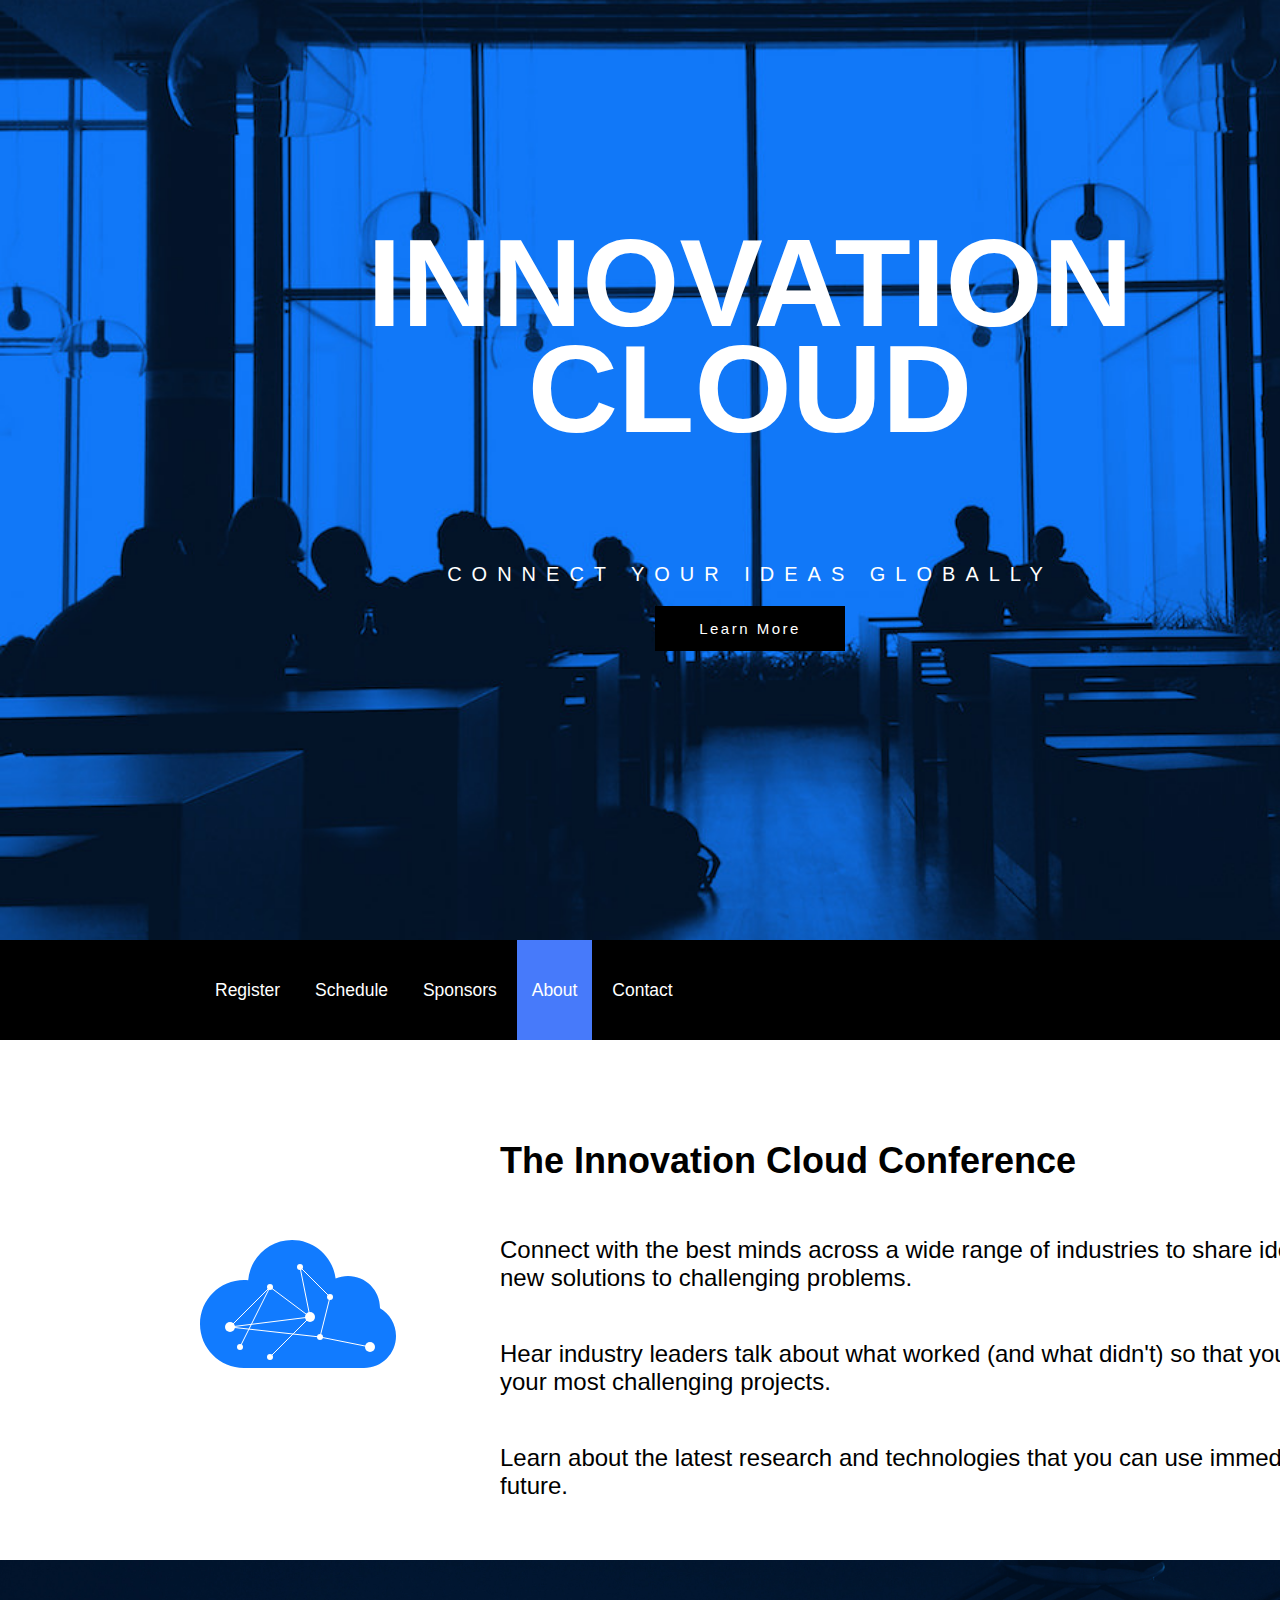
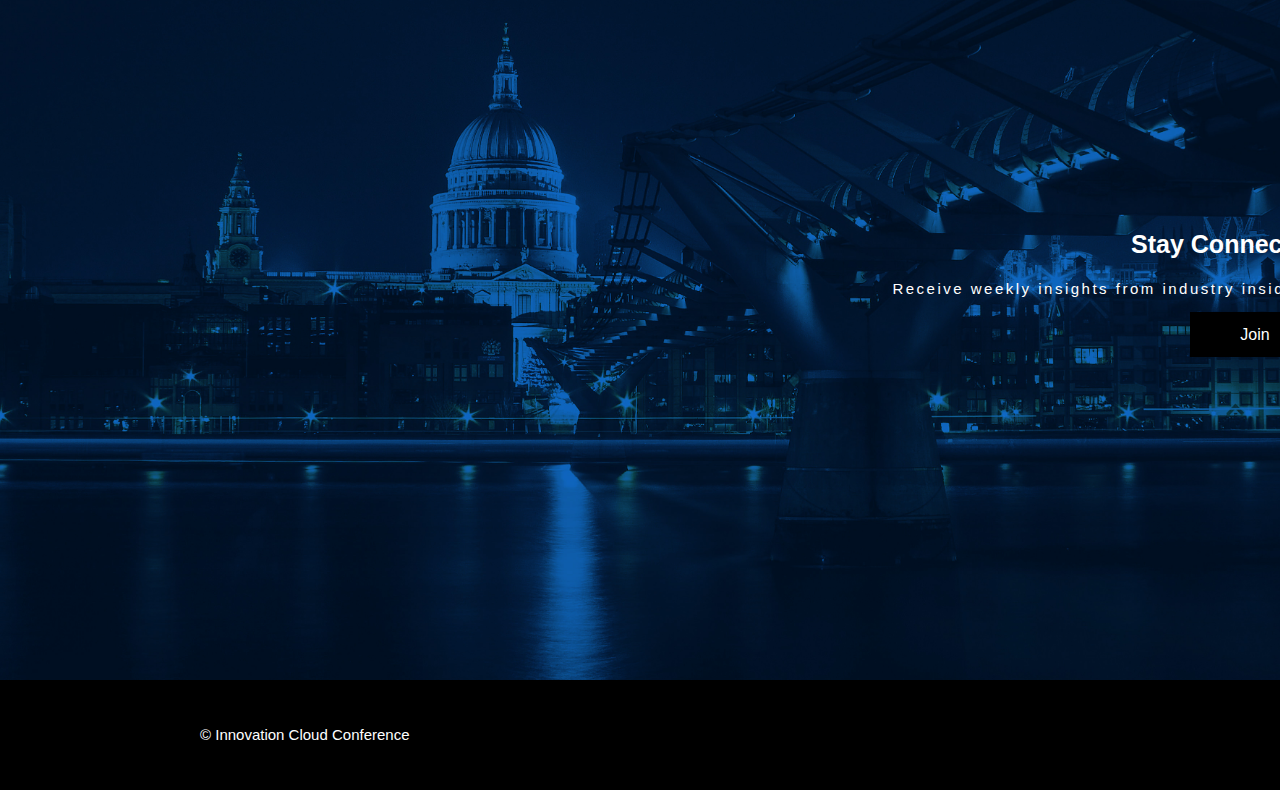
<file: css-1/css-task/index.html>
<!DOCTYPE html>
<html>
  <head>
 <link rel="stylesheet" type="text/css" href="style.css"> </head>
  <body>
    <div class="header">
      <div class="container">
        <h1>Innovation Cloud</h1>
        <p>Connect your ideas globally</p>
        <a class="btn" href="#">Learn More</a>
      </div>
    </div>

    <div class="nav">
      <div class="container">
        <ul>
          <li>Register</li>
          <li>Schedule</li>
          <li>Sponsors</li>
          <li>About</li>
          <li>Contact</li>
        </ul>
      </div>
    </div>

    <div class="main">
      <div class="container">
        <img src="images/cloud.svg" height="128" width="196">
        <h2>The Innovation Cloud Conference</h2>
        <p>Connect with the best minds across a wide range of industries to share ideas and brainstorm new solutions to challenging problems.</p>
        <p>Hear industry leaders talk about what worked (and what didn't) so that you can save time on your most challenging projects.</p>
        <p>Learn about the latest research and technologies that you can use immediately to invent the future.</p>
      </div>
    </div>

    <div class="jumbotron">
      <div class="container">
        <h2>Stay Connected</h2>
        <p>Receive weekly insights from industry insiders.</p>
        <a class="btn" href="#">Join</a>
      </div>
    </div>

    <div class="footer">
      <div class="container">
        <p>&copy; Innovation Cloud Conference</p>
      </div>
    </div>
  </body>
</html>
</file>
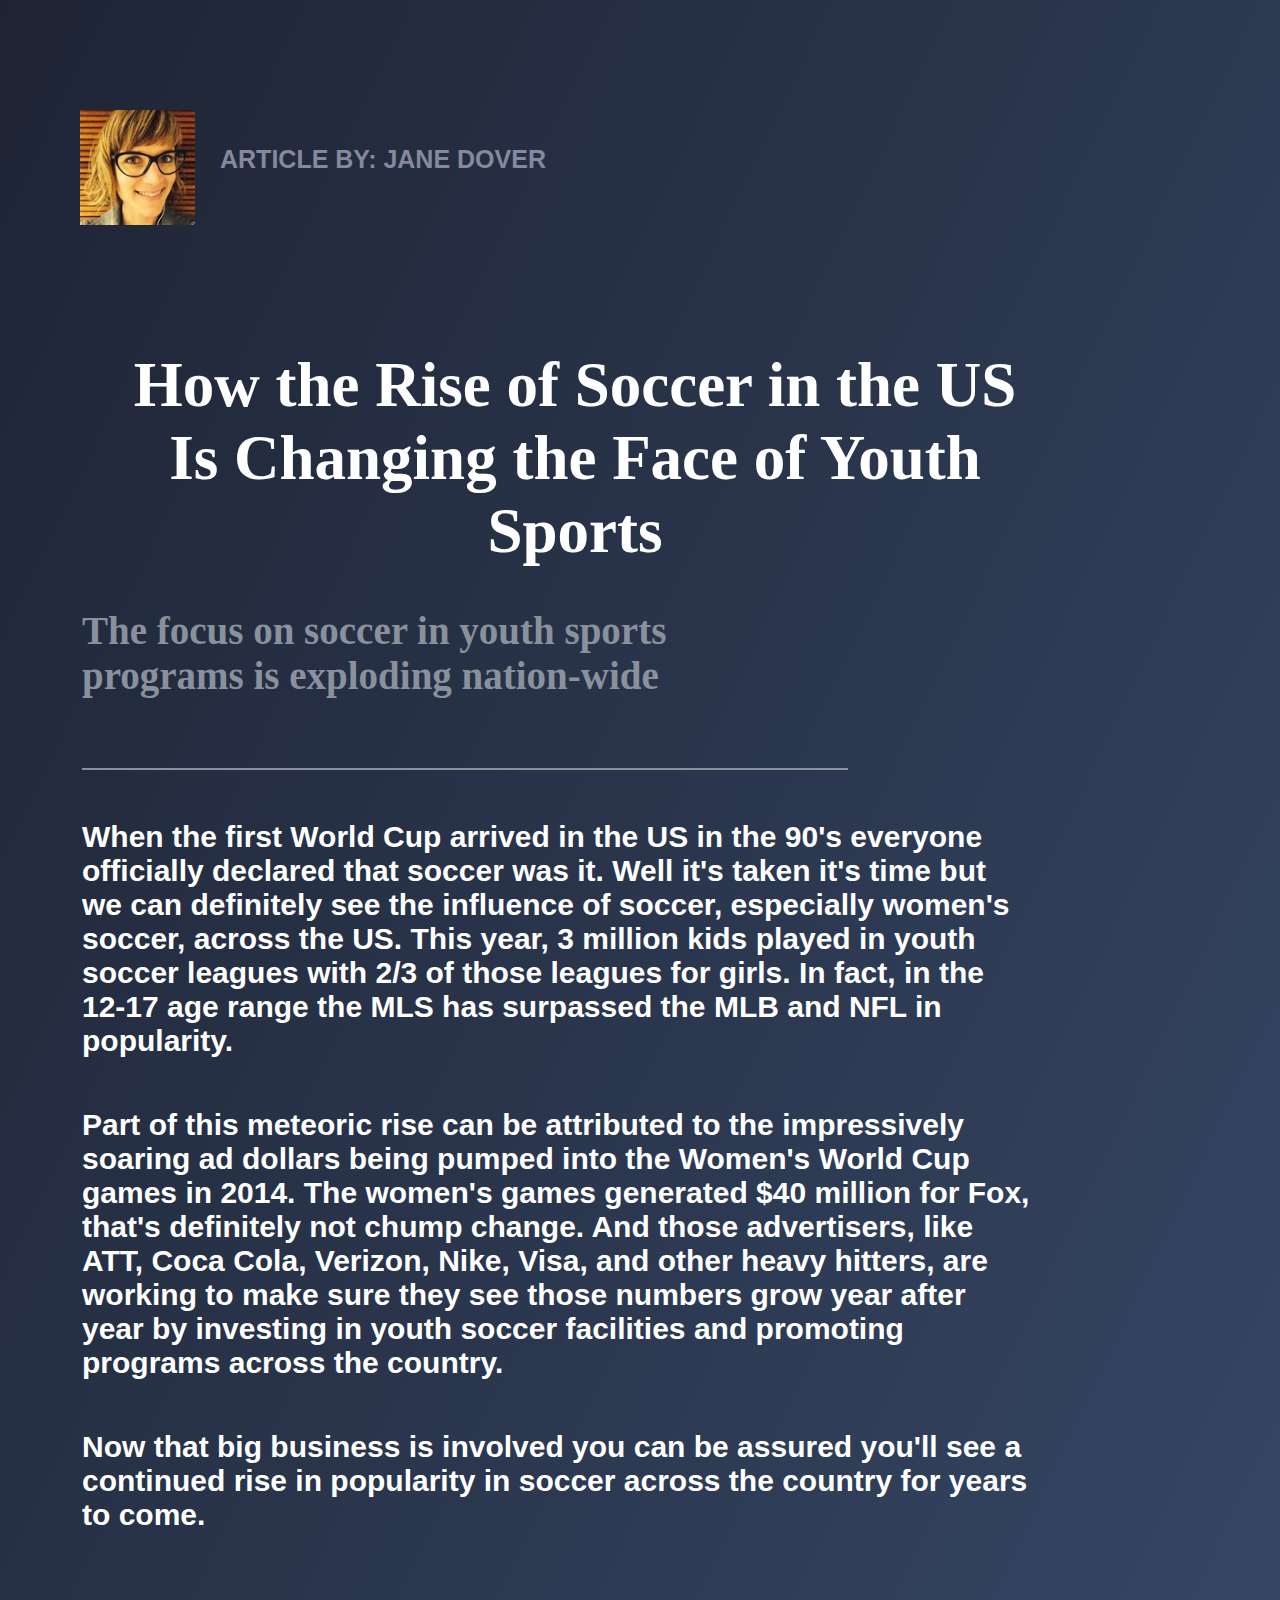
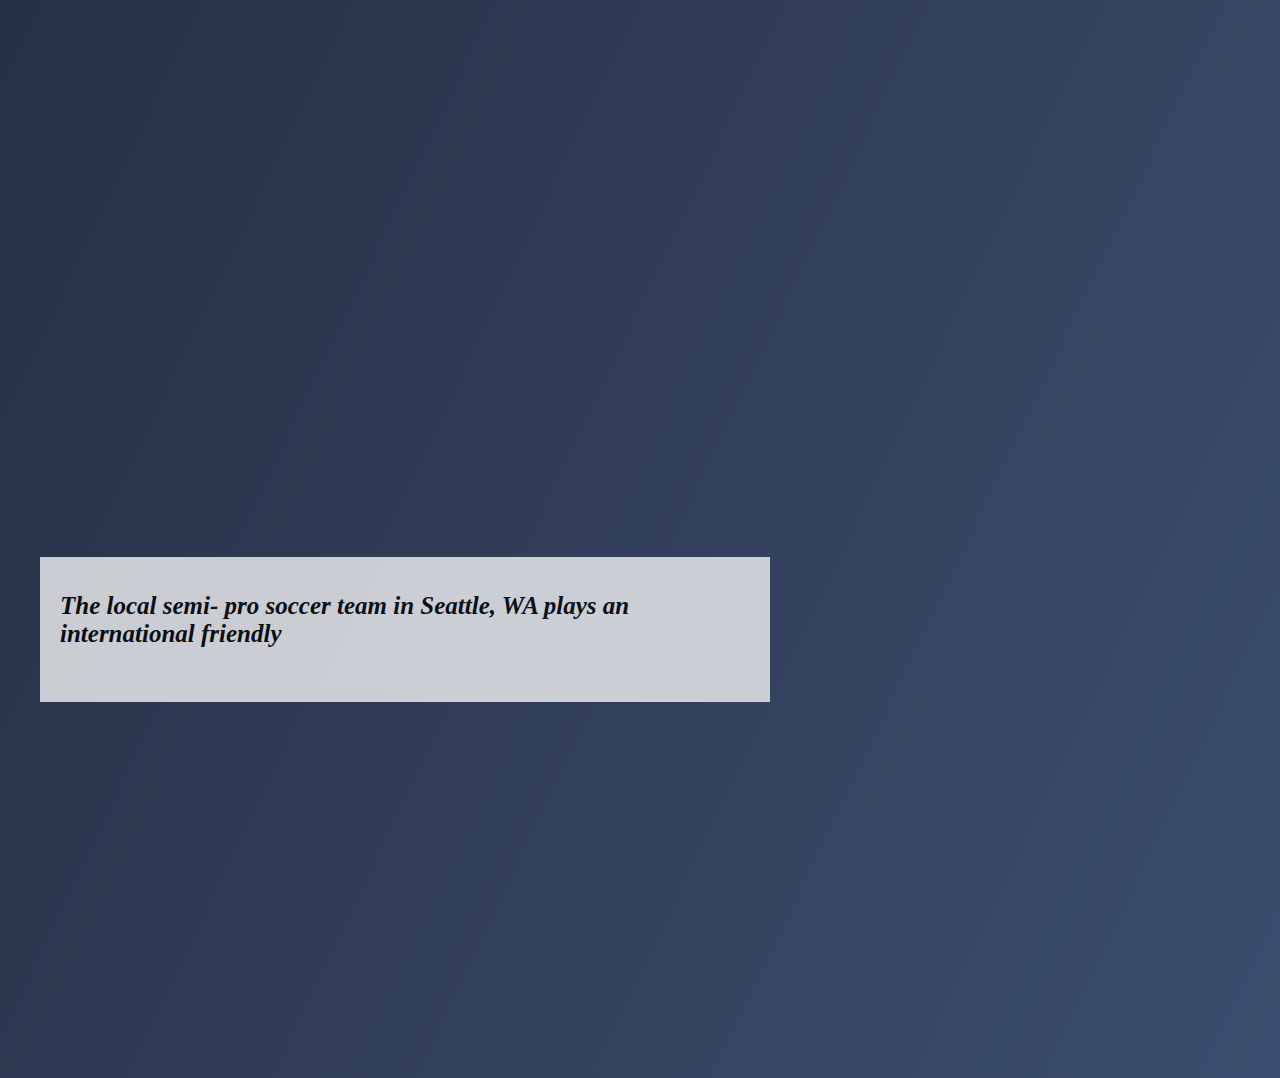
<file: css-2/css-2/index.html>
<!DOCTYPE html>
<html>

<head>
  <title>The Rise of Soccer in The US</title>
  <link rel="stylesheet" type="text/css" href="style.css" >
</head>

<body>

  <div class="content">
    <img src="images/htmlcss1-img_writer-avatar.jpg" class="writer-img">
    <h3 class="byline">Article By: Jane Dover</h3>
    <h1>How the Rise of Soccer in the US Is Changing the Face of Youth Sports</h1>
    <h2>The focus on soccer in youth sports programs is exploding nation-wide</h2>
    <p>When the first World Cup arrived in the US in the 90's everyone officially declared that soccer was it. Well it's taken it's time but we can definitely see the influence of soccer, especially women's soccer, across the US. This year, 3 million kids
      played in youth soccer leagues with 2/3 of those leagues for girls. In fact, in the 12-17 age range the MLS has surpassed the MLB and NFL in popularity.</p>
    <p>Part of this meteoric rise can be attributed to the impressively soaring ad dollars being pumped into the Women's World Cup games in 2014. The women's games generated $40 million for Fox, that's definitely not chump change. And those advertisers,
      like ATT, Coca Cola, Verizon, Nike, Visa, and other heavy hitters, are working to make sure they see those numbers grow year after year by investing in youth soccer facilities and promoting programs across the country. </p>
    <p>Now that big business is involved you can be assured you'll see a continued rise in popularity in soccer across the country for years to come. </p>
  </div>

  <div class="image">
    <p class="caption">The local semi- pro soccer team in Seattle, WA plays an international friendly</p>
  </div>

</body>

</html>
</file>
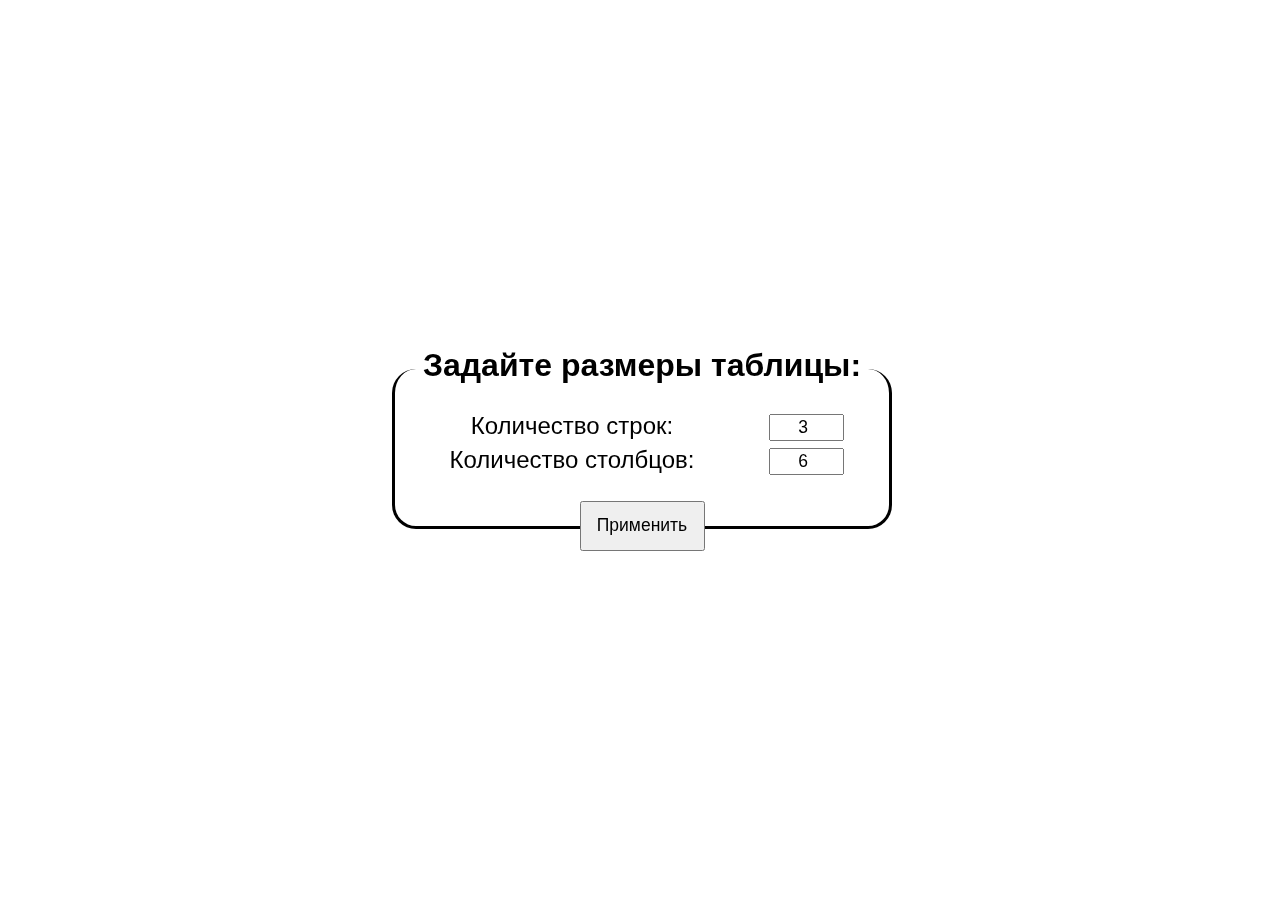
<file: Zachet.html>
<!DOCTYPE html>
<html>
<head>
<script src = "https://code.jquery.com/jquery-3.5.1.min.js"></script>
</head>
</html>

<body>
	<div id='Table'>
	<form>
		<h1>Задайте размеры таблицы:</h1>
		<table>
			<tr>
				<td class='col'><label for = 'tr_col'>Количество строк: </label> </td>
				<td><input type='number' id='tr_col' class='num' name='tr_col' min='1' value = '3' max='10'></td>
			</tr>
			<tr>
				<td class='col'><label for = 'td_col'>Количество столбцов: </label></td>
				<td><input type='number' id='td_col' class='num' name='td_col' min='1' value = '6' max='10'></td>	
			</tr>
		</table>
		<br>
		<input type='button'  id='Table_button'value='Применить' onClick='tbl_btn()'></input>
	</form>
	</div>

	<script>

		function tbl_btn() {
			let tbl = document.createElement('table');
			td_col = document.getElementById('td_col').value;
			tr_col = document.getElementById('tr_col').value;
			tbl.id = 'tbl';
			if (td_col>10 || tr_col>10 || td_col<1 || tr_col<1)
			{
				alert("Количество строк/столбцов должно быть между 1 и 10");
				return;
			}
			for (let j=0 ; j<tr_col ; j++)
			{
				let tr_tbl = document.createElement('tr');
				index = j+1;
				tbl.appendChild(tr_tbl);
				tr_tbl.id = index;
				let tbl_td = document.createElement('td');
				tbl_td.innerHTML = '<p>' + index + '</p>';
				tbl_td.setAttribute('class','td_num');
				tr_tbl.appendChild(tbl_td);
				for (let i=0 ; i<td_col ; i++)
				{
					ii = (i+1).toString();
					jj = (j+1).toString();
					kk = jj + ii;
					key_txt = 'txt' + kk;
					key_tbl = 'tbl' + kk;
					key_frm = 'frm' + kk;
					let td_tbl = document.createElement('td');
					td_tbl.setAttribute('id', key_tbl);
					td_tbl.setAttribute('class','num_td');
					td_tbl.innerHTML = tbl_txt(key_frm, key_txt, kk);
					tr_tbl.appendChild(td_tbl);
				}
			}
			$('#Table').css('display','none');

			document.write('<table id="fnc_functions"><tr>');
			document.write('<td id="fnc_change"> </td>');
			document.write('<td id="fnc_tittle"> </td>');
			document.write('<td id="fnc_remove"> </td>');
			document.write('<td id="fnc_random"> </td>');
			document.write('<td id="fnc_delete"> </td>');
			document.write('</tr></table>');

			type_style = 'style';
			type_border = 'border';

			fnc_change = document.getElementById('fnc_change');
			fnc_change.innerHTML = "<form><input type='number' id='change_width' maxLength='3' min='1' max='999' onChange='change_function(this, type_border)'><select id='change_border' onChange='change_function(this, type_style)'><option></option><option value='solid'>Сплошная Линия</option><option value='dotted'>Тире</option><option value='dashed'>Точки</option><option value='double'>Двойная</option><option value='inset'>Тень Внутри</option><option value='outset'>Тень Снаружи</option><option value='groove'>Половина Внутри</option><option value='ridge'>Половина Снаружи</option></select><input type='button' id='changed_button' onClick='myChange()' value='Применить'></form>";

			fnc_title = document.getElementById('fnc_tittle');
			fnc_title.innerHTML = "<form><input type='text' id='title_text' value='Заголовок' style='text-align: center;'><input type='button' id='tittle_button' onClick='myTittle()' value='Добавить'></form>";

			fnc_remove = document.getElementById('fnc_remove');
			fnc_remove.innerHTML = "<form><input type='number' id='remove_stroka'><input type='button' onClick='myRemove()' value='Удалить'></form>";

			fnc_random = document.getElementById('fnc_random');
			fnc_random.innerHTML = "<form><button type='button' onClick='myRandom()'>Magic</button></form>"

			fnc_delete = document.getElementById('fnc_delete');
			fnc_delete.innerHTML = "<div><form><button id='button_delete' onClick='myDelete()'>Удалить таблицу</button></form></div>"

			document.body.append(tbl);

		//Style
			var width = $("html").width();
			$("#fnc_functions").css('width', width);
			$("#fnc_functions td").css('width', width/4);
			$("#fnc_functions td").css('vertical-align', 'middle');	
			$("#fnc_functions td form").css('width', width/5);
			$("#fnc_functions td form").css('display','flex');
			$("#fnc_functions form").css('flex-direction','column');
			
			$("#fnc_random").css('float','left');
			$("#fnc_delete").css('float','left');
			$("#fnc_tittle input").css('height', $('#fnc_change').height()/2);
			$("#fnc_remove input").css('height', $('#fnc_tittle').height()/2-5);
			$("#fnc_random button").css('height', $('#fnc_remove').height()/2-10);
			$("#fnc_delete button").css('height', $('#fnc_tittle').height()/2-10);
			
			$('#fnc_functions td form input').css('margin','5px 0px 5px 0px');
			$("#fnc_functions td form input").css('text-align','center');
			$("#fnc_functions td form input").css('font-size','17.5px');
			$("#fnc_functions td form button").css('font-size','17.5px');
			$("#fnc_functions td form select").css('font-size','17.5px');
			$("#fnc_functions td form select").css('text-align-last','center');

			$("#tbl").css('text-align','center');
			$("#tbl").css('font-family','Arial');
			$("#tbl tr").css('height','50px');
			$("#tbl tr td form").css('margin','0px');
			$(".td_num").css('width','24px');
			$(".td_num").css('font-size','24px');
			$(".num_td").css('width', width/12);
			$(".num_td").css('padding','3px');
			$(".text_form").css('width', width/12);
			$(".text_form").css('margin', '3px');
			$(".button_form").css('width', width/12);
			$(".button_form").css('font-size', '13px');

			$("#tbl").css('left','50%');
			$("#tbl").css('top','50%');
			margin_top = (-($("#tbl").height())/2+100) + 'px';
			$("#tbl").css('position','fixed');
			margin_left = (-($("#tbl").width())/2) + 'px';
			$("#tbl").css('margin-left', margin_left);
			$("#tbl").css('margin-top', margin_top);
		}

		function txt_btn(k) {
			txt_key = 'txt' + k;
			tbl_key = 'tbl' + k;
			frm_key = 'frm' + k;
			btn = document.getElementById(txt_key);
			frm = document.getElementById(frm_key);
			btn_txt = document.getElementById(tbl_key);			
			txt = btn.value;
			$('#frm').attr('hidden','true');
			btn_txt.innerHTML = "<p>" + txt + "</p>";
			btn_txt.className += '_updated';
			tbl_upd = document.getElementById('tbl');
			tbl_upd.className = 'updated';
		}

		function tbl_txt(key_frm, key_txt, kk) {
			let text = "<form id = '" + key_frm + "'><input type='text' id = '" + key_txt + "' class='text_form'><br><input type='button' class='button_form' value='Сохранить' onClick='txt_btn(" + kk + ")'></form>";
			return text;
		}

		function change_function(This, type)
		{
			changed_value = This.value;
			change_button = document.getElementById('changed_button');
			change_value = change_button.value;
			let finish; let start;

			if (type =='style')
			{
				if (change_value.includes('px') != true)
				{
					if (change_value.includes(' ') == true)
					{
						start = change_value.indexOf(' ');
						finish = change_value.length;
						change_button.value = change_value.replace(change_value.substring(start+1, finish), changed_value);
					}
					else
					{
						change_button.value += ' ' + changed_value;
					}
				}
				else
				{
					if (change_value.includes(' и ') == true)
					{
						start = change_value.indexOf(" и ");
						finish = change_value.length;
						change_button.value = change_value.replace(change_value.substring(start+3,finish), changed_value);
					}
					else
					{
						change_button.value += ' и ' + changed_value;
					}
				}
			}
			if (type =='border')
			{	
				if (change_value.includes('px') != false)
				{
					start = change_value.indexOf(' ');
					finish = change_value.indexOf('px');
					change_button.value = change_value.replace(change_value.substring(start+1, finish-1), changed_value);
				}
				else
				{
					if (change_value.includes(' ') == false)
					{
						change_button.value += ' ' + changed_value + ' px';
					}
					else
					{
						myIndex = change_value.lastIndexOf(' ');
						start = change_value.substring(0, myIndex);
						finish = change_value.substring(myIndex);
						change_button.value =  start + ' ' + changed_value + ' px и' + finish;
					}
				}				
			}
		}		
		$('#change_width').keypress(function(e) {
			if (e.keyCode == 13)
			{
				myChange();
			}
		})
		function myChange() {
			width = $('#change_width').val();
			border = $('#change_border').val();
			if (width<1 || width>999)
			{
				alert('Введите трехзначное число (но такое, чтобы были видны изменения)');
				return;
			}
			$('.num_td').css('width', width);
			$('#tbl').css('border-style', border);
		}

		function myTittle() {
			tbl_tr = $("#tbl tr").length;
			if(tbl_tr > 0)
			{
				title_text = $('#title_text').val();
				if($('#tittle_button').attr('class') != 'updated')
				{
					$('#tbl').prepend('<caption id="Caption" style="font-size: 35.5px; margin-bottom: 17.5px" >' + title_text + '</caption>');
					$('#tittle_button').attr('class','updated');					
				}
				else
				{
					$('#Caption').html(title_text);
				}
			}
			else
			{
				alert("Таблицы не существует! Какой заголовок?");
			}
		}
		$('#title_text').keypress(function(e) {
			if (e.keyCode == 13)
			{
				myTitle();
			}
		});

		function myRemove() {
			remove_stroka = $('#remove_stroka').val();
			if(($('#'+ remove_stroka).is('tr')) != false)
			{
				$("#"+ remove_stroka).remove();
			}
			else
			{
				alert('Введено неверное число: данной строки не существует');
				return;
			}
			if($('#tbl td').length == 0)
			{
				alert('Вы удалил всю таблицу!');
			}
		}
		$('#remove_stroka').keypress(function(e) {
			if (e.keyCode == 13)
			{
				myRemove();
			}
		});

		function myRandom() {
			tbl_rnd = getRandomTable();

			if($("#tbl").attr('class') == 'updated')
			{
				while ($(tbl_rnd).attr('class') != 'num_td_updated')
				{
					tbl_rnd = getRandomTable();
				}					
			}
			else
			{
				alert('Запишите в таблицу хоть что-нибудь!');
				return;
			}

			text_color = getRandomColor();
			color = getRandomColor();
			$(tbl_rnd).css('background-color', color);
			$(tbl_rnd).css('color', text_color);
			
			text = getRandomInt(15,25);
			if (text == 25)
			{
				key_frm = 'frm'+ rnd_tbl;
				key_txt = 'txt'+ rnd_tbl;
				kk = rnd_tbl;
				txt_tbl = tbl_txt(key_frm, key_txt, kk);
				$(tbl_rnd).html(txt_tbl);
				$(tbl_rnd).attr('class','num_td');
				$("#tbl").removeAttr('class');
			}
			else
			{
				font_size = text +"px";
				$(tbl_rnd).css('font-size', font_size);				
			}

			function getRandomTable()
			{
				col_td = $('#tbl td').length;
				col_tr = $('#tbl tr').length;
				if(col_td==0 || col_tr==0)
				{
					alert('Таблицы не существует. А тебя?');
					return;
				}

				var numbers = [];
				$("tr").each(function(index, element){
					numbers.push($(this).prop('id'));
				});
				
				col_td = (col_td-col_tr)/col_tr;
				rnd_td = getRandomInt(1,col_td);
				rnd_tr = numbers[Math.floor((Math.random()*numbers.length)+0)];

				tr_rnd = rnd_tr.toString();
				td_rnd = rnd_td.toString();
				rnd_tbl = tr_rnd + td_rnd;
				tbl_rnd = '#'+'tbl'+ rnd_tbl;
				return tbl_rnd;
			}
			
			function getRandomColor() {
				color = Math.round(255.0*Math.random());
				r = color.toString(16);
				color = Math.round(255.0*Math.random());
				g = color.toString(16);
				color = Math.round(255.0*Math.random());
				b = color.toString(16);
				color = "#" + r+g+b;
				return color;
			}
			
			function getRandomInt(min,max) {
				return Math.floor(Math.random()*(max+1-min))+min;
			}
		}

		function myDelete() {
			$('#tbl').remove();
			$('#fnc_functions').attr('hidden','true');
		}
	</script>
</body>

<style>
	#Table {
		position: fixed;
		width: 500px;
		height: 248px;
		top: 50%;
		margin-top: -124px;
		left: 50%;
		margin-left: -248px;
		text-align: center;
		font-family: 'Arial';
		z-index: 1;
	}

	#Table table
	{
		border: 3px solid black;
		width: 500px;
		border-top: white;
		font-size: 24px;
		margin-top: -37px;
		padding-top: 39px;
		margin-bottom: -46px;
		padding-bottom: 48px;
		border-radius: 24px;
		z-index: 2;
	}

	#Table .col
	{
		width: 300px;
		padding-left: 25px;
	}

	#Table input
	{
		text-align: center;
		font-size: 17.5px;
	}

	#Table .num
	{
		padding-left: 11px;
	}

	#Table_button
	{
		width: 125px;
		height: 50px;
	}
</style>
</file>
<file: css-1/css-task/style.css>
body {
	margin: 0px 0px 0px 0px;
	width: 1500px;
	padding: 0px 0px 0px 0px;
}

a:link {
	color: white;
}

a:hover {
	color: white;
	background: #477AFA;
}

a:visited {
	color: white;
}

.btn {
	display: block;
	font-family: "Arial";
	text-decoration: none;
	background-color: black;
}

.header {
	background-size: 100% auto;	height: 940px;
	background-image: url(images/bg.jpg);
	background-position: 0px 50%;
	color: white;
	margin: 0 auto;
	text-align: center;
}

.header h1 {
	width: 800px;
	margin: auto;
	font-size: 125px;
	padding-top: 230px;
	line-height: 0.85;
	font-family: "Arial";
	text-transform: uppercase;
}

.header .btn {
	letter-spacing: 2.5px;
	width: 190px;
	margin: 0 auto;
	height: 45px;
	font-size: 15px;
	line-height: 45px;
}

.header p {
	font-size: 20px;
	padding-top: 100px;
	letter-spacing: 10px;
	font-family: "Arial";
	text-transform: uppercase;
}

.nav {
	color: white;
	font-size: 17.5px;
	line-height: 100px;
	font-family: "Arial";
	background-color: black;
}

.nav ul {
	padding-left: 200px;
	margin-top: 0px;
}

ul li:nth-child(4) {
	background-color: #477AFA;
}

.nav li {
	display: inline;
	padding: 40px 15px 40px 15px;
}

.main {
	height: 420px;
	font-size: 24px;
	font-family: "Arial";
	background-color: white;
}

.main h2 {
	margin-top: 100px;
	font-weight: bold;
	font-family: "Arial";
	margin-left: 500px;
}

.main p {
float: right; 
width: 1000px;
font-family: "Arial";
margin-right: 0px;
}

img {
	float: left;
	margin: 100px 0 0 200px;
}

.jumbotron {
	background-position: 0px 50%;
	height: 720px;
	background-image: url(images/jumbotron_bg.jpg);
	color: white;
	background-size: 100% auto;
}

.jumbotron h2 {
	text-align: right;
	font-size: 25px;
	font-family: "Arial";	
	font-weight: bold;
	margin-top: 0px;
	padding: 270px 180px 0 0;
}

.jumbotron .btn {
	width: 130px;
	height: 45px;
	float: right;
	line-height: 45px;
	text-align: center;
	margin: 0 180px 0 20px;
}

.jumbotron p {
	padding-right: 180px;
	font-size: 15px;	
	text-align: right;
	font-family: "Arial";
	letter-spacing: 2.5px;
}

.footer p  {
	margin: 0px 0 0px 0;	
	font-size: 15px;	
	text-justify: center;
	font-family: "Arial";
	padding-left: 200px;
}

.footer {
	color: white;	
	line-height: 110px;
	background-color: black;
}
</file>
<file: css-2/css-2/style.css>
body {
	background-size: 1448px 2653px;
	width: 1448px;
	margin: 0px;
	height: 2653px;
	background: linear-gradient(to bottom right, #1E2434, #3B4E6F);
}

.content {
	margin-bottom: 120px;
}

.writer-img {
	margin: 85px 0px 0px 80px;
	height: 115px;
	width: 115px;
	float: left;
}

.byline {
	text-transform: uppercase;	
	font-family: "Arial";
	color: #86889D;
	font-size: 25px;
	padding: 120px 0 0 220px;
}

h1 {
	width: 900px;
	color: white;
	font-size: 63px;
	text-align: center;
	margin: 175px 0px 40px 0px;
	padding: 0px 125px 0px 125px;
}

h2 {
	color: #89919C;
	font-size: 39px;
	margin: 40px 600px 0px 82px;
	padding: 0px 120px 70px 0px;
	border-width: 0px 0px 2px 0px;
	border-style: solid;
	border-color: #89919C;
}

.content p {
	color: white;	
	font-size: 30px;
	font-family: "Arial";
	font-weight: bold;
	margin: 50px 416px 0px 82px;
}

.image {
	height: 675px;
	background-size: 1448px 675px;
	background-image: url(images/soccer.jpeg)
	position: relative;
}

.caption {
	opacity: 0.75;
	height: 110px;
	width: 710px;
	font-size: 25px;
	font-weight: bold;
	font-style: italic;
	position: absolute;
	padding-top: 35px;
	margin: 505px 0 0 40px;
	padding-left: 20px;
	justify-content: center;
	background-color: white;
	font-family: "Times New Roman";
}
</file>
